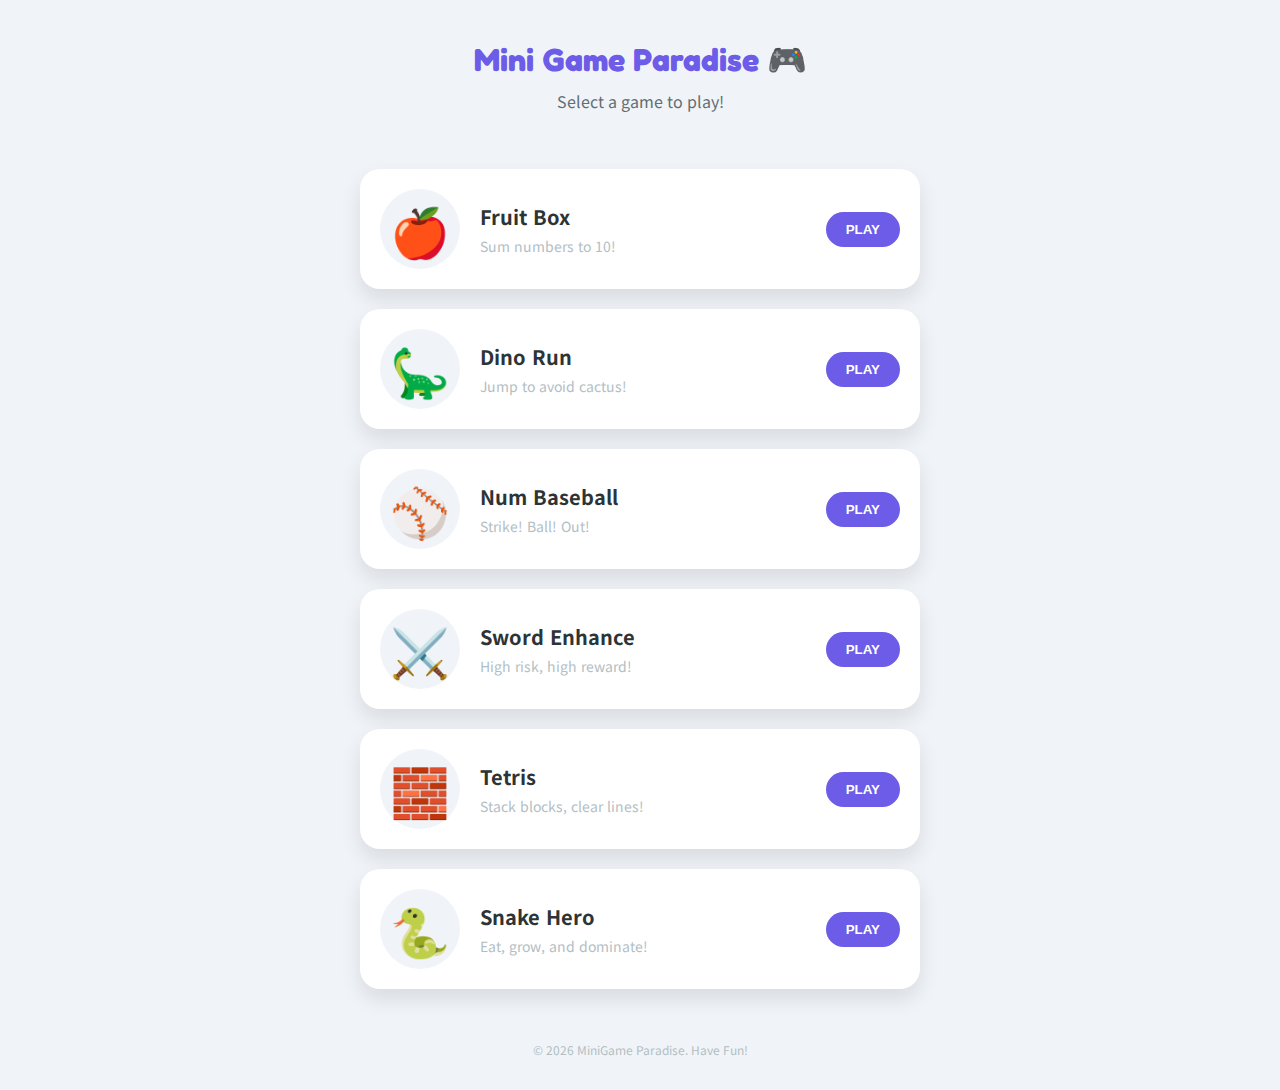
<file: index.html>
<!DOCTYPE html>
<html lang="ko">

<head>
    <meta charset="UTF-8">
    <meta name="viewport" content="width=device-width, initial-scale=1.0">
    <title>Mini Game Paradise</title>
    <link rel="stylesheet" href="style.css">
    <link href="https://fonts.googleapis.com/css2?family=Fredoka+One&family=Noto+Sans+KR:wght@400;700&display=swap"
        rel="stylesheet">
</head>

<body>
    <div id="app-container">
        <header>
            <h1>Mini Game Paradise 🎮</h1>
            <p>Select a game to play!</p>
        </header>

        <main id="game-list">
            <!-- Game 1: Fruit Box -->
            <div class="game-card" onclick="location.href='fruit_box/index.html'">
                <div class="card-icon">🍎</div>
                <div class="card-info">
                    <h2>Fruit Box</h2>
                    <p>Sum numbers to 10!</p>
                </div>
                <button class="play-btn">PLAY</button>
            </div>

            <!-- Game 2: Dino Run -->
            <div class="game-card" onclick="location.href='dino_run/index.html'">
                <div class="card-icon">🦕</div>
                <div class="card-info">
                    <h2>Dino Run</h2>
                    <p>Jump to avoid cactus!</p>
                </div>
                <button class="play-btn">PLAY</button>
            </div>

            <!-- Game 3: Number Baseball -->
            <div class="game-card" onclick="location.href='number_baseball/index.html'">
                <div class="card-icon">⚾️</div>
                <div class="card-info">
                    <h2>Num Baseball</h2>
                    <p>Strike! Ball! Out!</p>
                </div>
                <button class="play-btn">PLAY</button>
            </div>

            <!-- Game 4: Sword Enhancement -->
            <div class="game-card" onclick="location.href='sword_enhancement/index.html'">
                <div class="card-icon">⚔️</div>
                <div class="card-info">
                    <h2>Sword Enhance</h2>
                    <p>High risk, high reward!</p>
                </div>
                <button class="play-btn">PLAY</button>
            </div>
            <!-- Game 5: Tetris -->
            <div class="game-card" onclick="location.href='tetris/index.html'">
                <div class="card-icon">🧱</div>
                <div class="card-info">
                    <h2>Tetris</h2>
                    <p>Stack blocks, clear lines!</p>
                </div>
                <button class="play-btn">PLAY</button>
            </div>
            <!-- Game 6: Snake Hero -->
            <div class="game-card" onclick="location.href='snake_hero/index.html'">
                <div class="card-icon">🐍</div>
                <div class="card-info">
                    <h2>Snake Hero</h2>
                    <p>Eat, grow, and dominate!</p>
                </div>
                <button class="play-btn">PLAY</button>
            </div>
        </main>

        <footer>
            <p>© 2026 MiniGame Paradise. Have Fun!</p>
        </footer>
    </div>
</body>

</html>
</file>
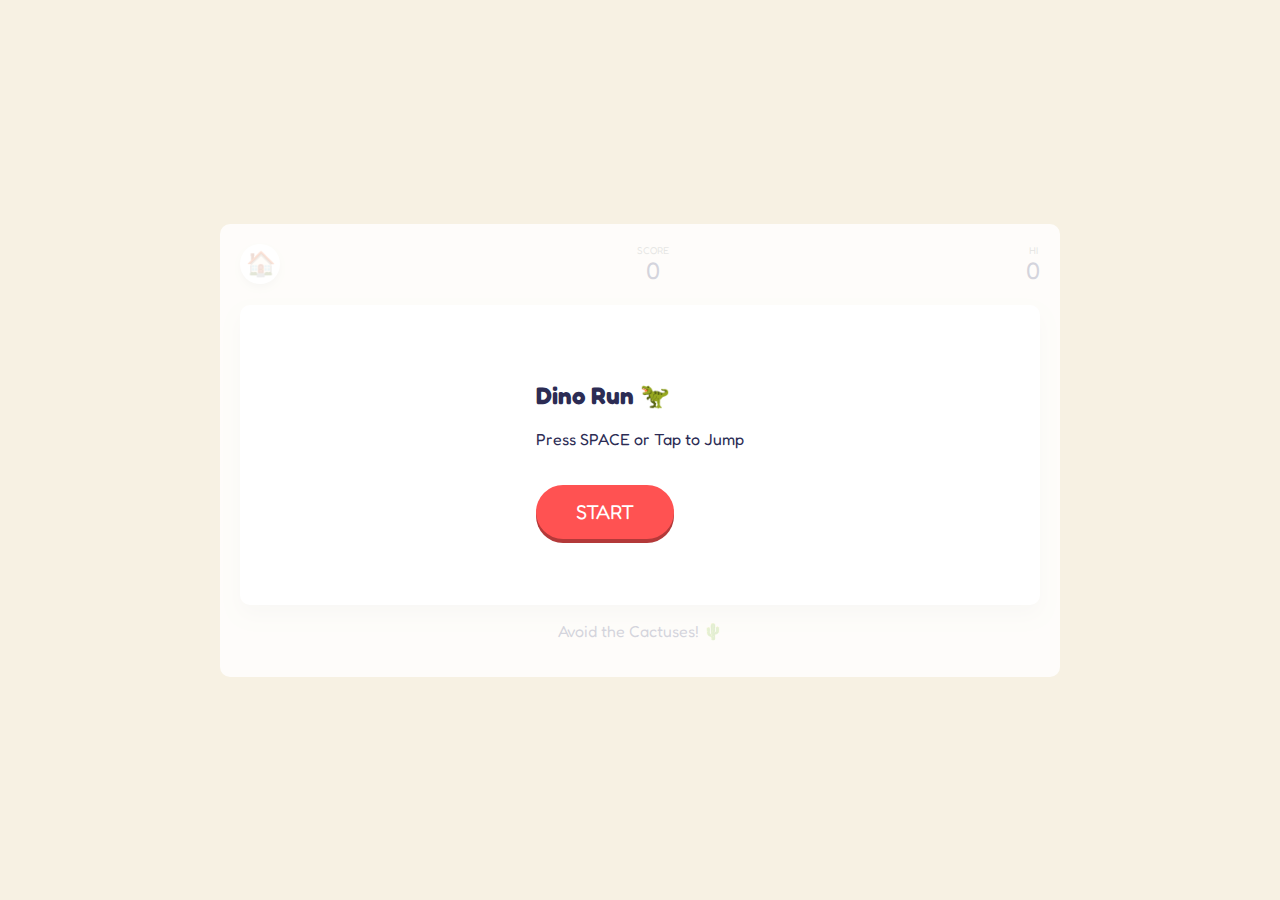
<file: dino_run/index.html>
<!DOCTYPE html>
<html lang="ko">

<head>
    <meta charset="UTF-8">
    <meta name="viewport" content="width=device-width, initial-scale=1.0">
    <title>Dino Run 🦖</title>
    <link rel="stylesheet" href="style.css">
    <link href="https://fonts.googleapis.com/css2?family=Fredoka+One&family=Noto+Sans+KR:wght@400;700&display=swap"
        rel="stylesheet">
</head>

<body>
    <div id="game-container">
        <header>
            <button id="home-btn" class="icon-btn" onclick="location.href='../index.html'">🏠</button>
            <div class="score-board">
                <span class="label">SCORE</span>
                <span id="score">0</span>
            </div>
            <div class="score-board">
                <span class="label">HI</span>
                <span id="high-score">0</span>
            </div>
        </header>

        <canvas id="game-canvas"></canvas>

        <div id="message-overlay">
            <div class="message-content">
                <h2>Dino Run 🦖</h2>
                <p>Press SPACE or Tap to Jump</p>
                <button id="start-btn">START</button>
            </div>
        </div>

        <footer>
            <p>Avoid the Cactuses! 🌵</p>
        </footer>
    </div>
    <script src="audio.js"></script>
    <script src="game.js"></script>
</body>

</html>
</file>
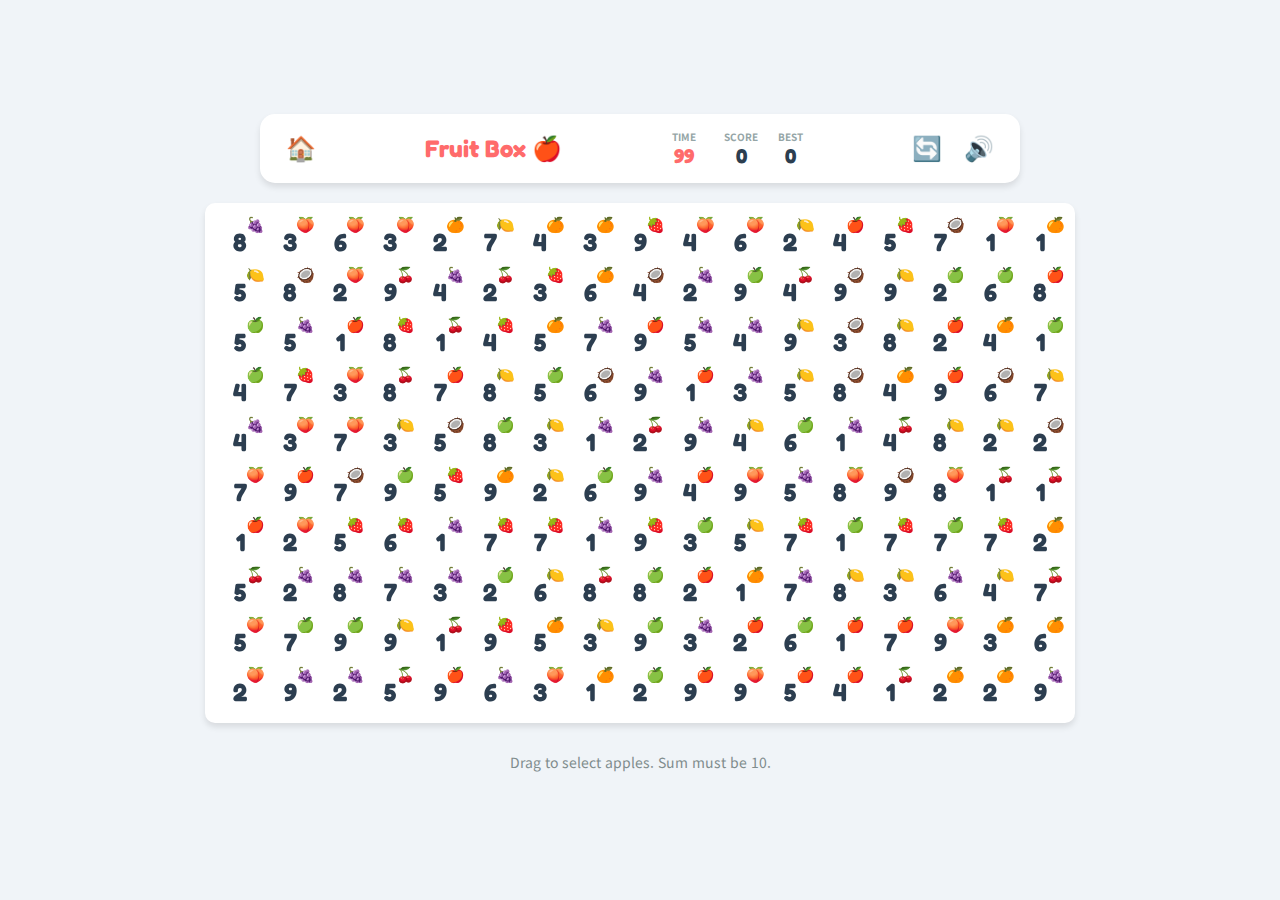
<file: fruit_box/index.html>
<!DOCTYPE html>
<html lang="ko">

<head>
    <meta charset="UTF-8">
    <meta name="viewport" content="width=device-width, initial-scale=1.0">
    <title>Fruit Box - Sum 10</title>
    <link rel="stylesheet" href="style.css">
    <link href="https://fonts.googleapis.com/css2?family=Fredoka+One&family=Noto+Sans+KR:wght@400;700&display=swap"
        rel="stylesheet">
</head>

<body>
    <div id="game-container">
        <header>
            <button id="home-btn" class="icon-btn" onclick="location.href='../index.html'">🏠</button>
            <h1>Fruit Box 🍎</h1>
            <div class="score-board">
                <div class="score-item">
                    <span class="label">TIME</span>
                    <span id="timer">100</span>
                </div>
                <div class="score-item">
                    <span class="label">SCORE</span>
                    <span id="score">0</span>
                </div>
                <div class="score-item">
                    <span class="label">BEST</span>
                    <span id="best-score">0</span>
                </div>
            </div>
            <div class="controls">
                <button id="reset-btn" class="icon-btn">🔄</button>
                <button id="mute-btn" class="icon-btn">🔊</button>
            </div>
        </header>

        <div id="canvas-wrapper">
            <canvas id="game-canvas"></canvas>
            <div id="message-overlay" class="hidden">
                <div class="message-content">
                    <h2 id="message-title">Good Job!</h2>
                    <p id="message-text">Board Cleared</p>
                    <button id="continue-btn">Continue</button>
                </div>
            </div>
        </div>

        <footer>
            <p>Drag to select apples. Sum must be 10.</p>
        </footer>
    </div>

    <script src="audio.js"></script>
    <script src="game.js"></script>
</body>

</html>
</file>
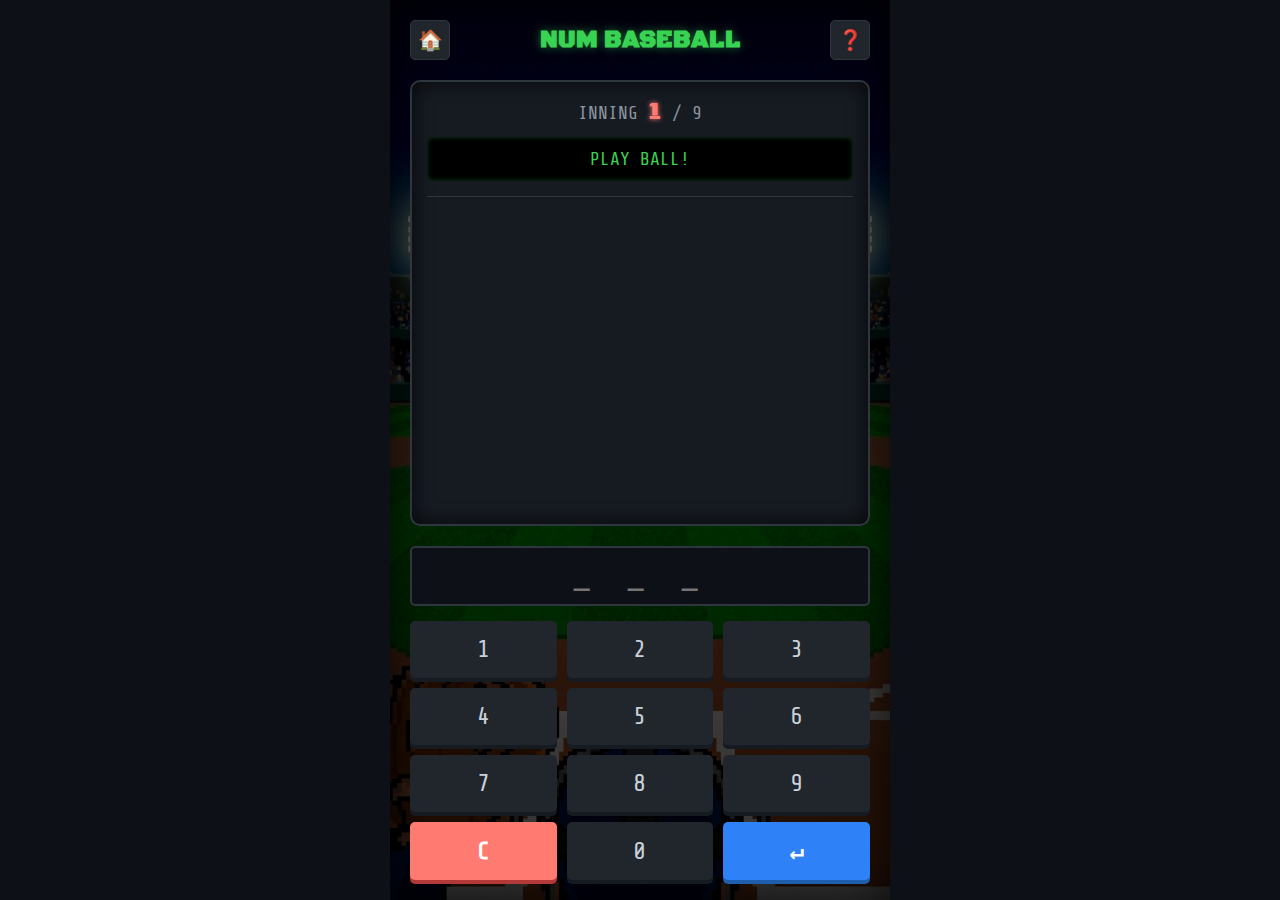
<file: number_baseball/index.html>
<!DOCTYPE html>
<html lang="ko">

<head>
    <meta charset="UTF-8">
    <meta name="viewport" content="width=device-width, initial-scale=1.0">
    <title>Number Baseball ⚾️</title>
    <link rel="stylesheet" href="style.css">
    <link
        href="https://fonts.googleapis.com/css2?family=Black+Ops+One&family=Share+Tech+Mono&family=Noto+Sans+KR:wght@400;700&display=swap"
        rel="stylesheet">
</head>

<body>
    <div id="game-container">
        <header>
            <button id="home-btn" class="icon-btn" onclick="location.href='../index.html'">🏠</button>
            <h1>NUM BASEBALL</h1>
            <button id="help-btn" class="icon-btn">❓</button>
        </header>

        <main id="scoreboard">
            <div id="inning-display">
                <span class="label">INNING</span>
                <span id="current-inning" class="led-text">1</span>
                <span class="label">/ 9</span>
            </div>

            <div id="message-board">
                <p id="game-message">PLAY BALL!</p>
            </div>

            <div id="history-container">
                <!-- Guesses will appear here -->
                <div id="history-list">
                    <!-- Example: Item -->
                </div>
            </div>
        </main>

        <div id="input-area">
            <input type="text" id="guess-input" maxlength="3" readonly placeholder="_ _ _">
            <div id="keypad">
                <button class="key">1</button>
                <button class="key">2</button>
                <button class="key">3</button>
                <button class="key">4</button>
                <button class="key">5</button>
                <button class="key">6</button>
                <button class="key">7</button>
                <button class="key">8</button>
                <button class="key">9</button>
                <button class="key action" id="clear-btn">C</button>
                <button class="key">0</button>
                <button class="key action" id="enter-btn">↵</button>
            </div>
        </div>

        <!-- Overlays -->
        <div id="help-overlay" class="overlay hidden">
            <div class="overlay-content">
                <h2>HOW TO PLAY</h2>
                <ul>
                    <li>Computer picks a random 3-digit number (e.g., 482).</li>
                    <li>You guess a 3-digit number.</li>
                    <li><strong style="color:var(--strike)">Strike</strong>: Correct digit, Correct spot.</li>
                    <li><strong style="color:var(--ball)">Ball</strong>: Correct digit, Wrong spot.</li>
                    <li><strong style="color:var(--out)">Out</strong>: Digit not in answer.</li>
                    <li>Win 3 Strikes within 9 Innings!</li>
                </ul>
                <button id="close-help-btn">CLOSE</button>
            </div>
        </div>

        <div id="end-overlay" class="overlay hidden">
            <div class="overlay-content">
                <h2 id="end-title">WIN!</h2>
                <p id="end-answer">Answer was: 123</p>
                <button id="restart-btn">RESTART</button>
            </div>
        </div>

    </div>
    <script src="audio.js"></script>
    <script src="game.js"></script>
</body>

</html>
</file>
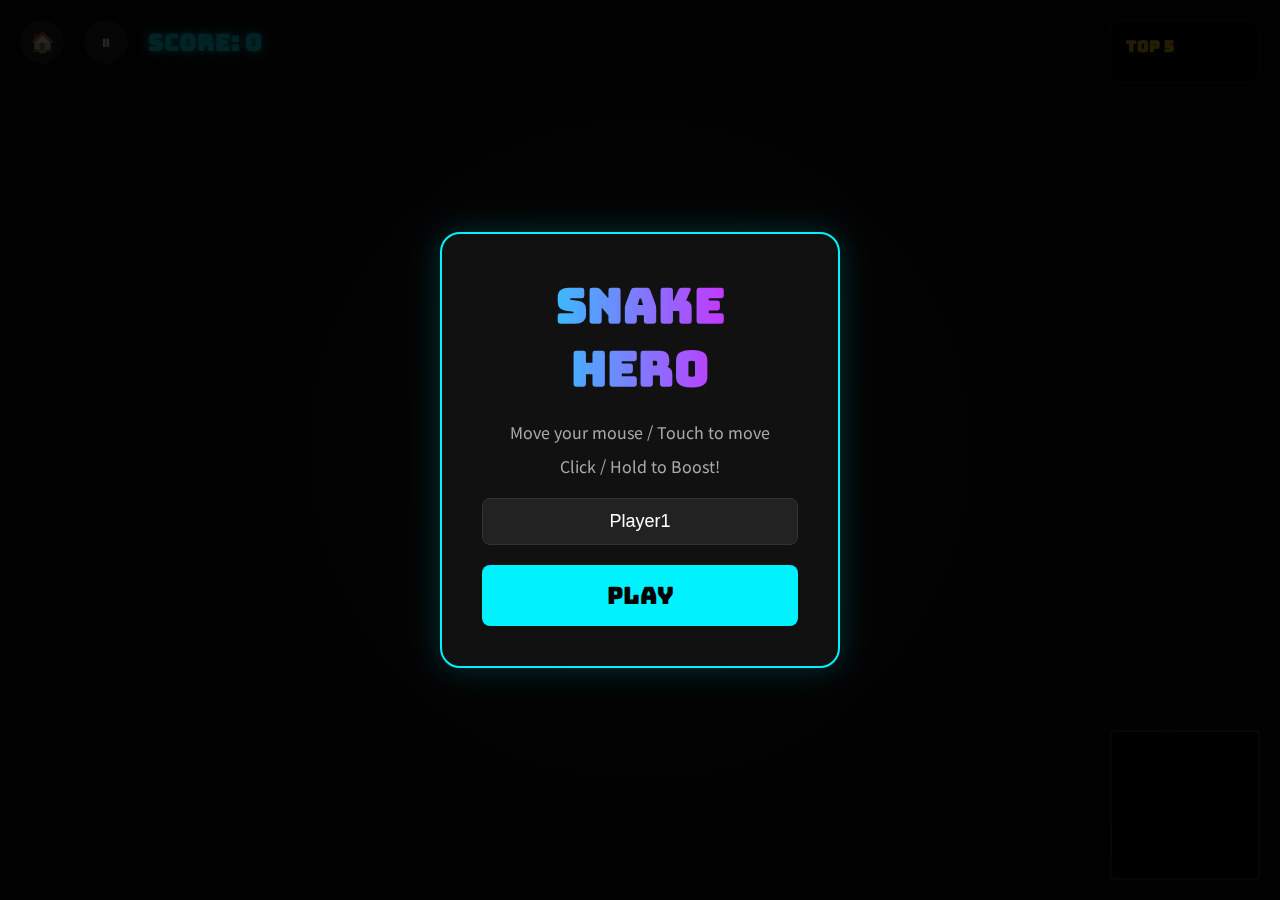
<file: snake_hero/index.html>
<!DOCTYPE html>
<html lang="ko">

<head>
    <meta charset="UTF-8">
    <meta name="viewport" content="width=device-width, initial-scale=1.0, maximum-scale=1.0, user-scalable=no">
    <title>Snake Hero 🐍</title>
    <link rel="stylesheet" href="style.css">
    <link href="https://fonts.googleapis.com/css2?family=Bungee&family=Noto+Sans+KR:wght@400;700&display=swap"
        rel="stylesheet">
</head>

<body>
    <div id="game-container">
        <header>
            <button id="home-btn" class="icon-btn" onclick="location.href='../index.html'">🏠</button>
            <button id="pause-btn" class="icon-btn">⏸</button>
            <div id="score-board">
                SCORE: <span id="score-val">0</span>
            </div>
        </header>

        <canvas id="game-canvas"></canvas>

        <div id="leaderboard">
            <h3>Top 5</h3>
            <ul id="leader-list">
                <!-- Will be populated by JS -->
            </ul>
        </div>

        <div id="minimap-container">
            <canvas id="minimap-canvas"></canvas>
        </div>

        <div id="overlay" class="overlay">
            <div class="overlay-content">
                <h1 id="title">SNAKE HERO</h1>
                <p>Move your mouse / Touch to move</p>
                <p>Click / Hold to Boost!</p>
                <div class="input-group">
                    <input type="text" id="player-name" placeholder="Enter Name" maxlength="10" value="Player1">
                </div>
                <button id="start-btn">PLAY</button>
            </div>
        </div>

        <div id="pause-overlay" class="overlay hidden">
            <div class="overlay-content">
                <h1>PAUSED</h1>
                <button id="resume-btn">RESUME</button>
                <button id="quit-btn" onclick="location.href='../index.html'">QUIT</button>
            </div>
        </div>

        <!-- Virtual Joystick for Mobile -->
        <div id="joystick-container" class="hidden">
            <div id="joystick-base">
                <div id="joystick-knob"></div>
            </div>
        </div>
        <button id="boost-btn" class="hidden">BOOST</button>
    </div>

    <script src="audio.js"></script>
    <script src="game.js"></script>
</body>

</html>
</file>
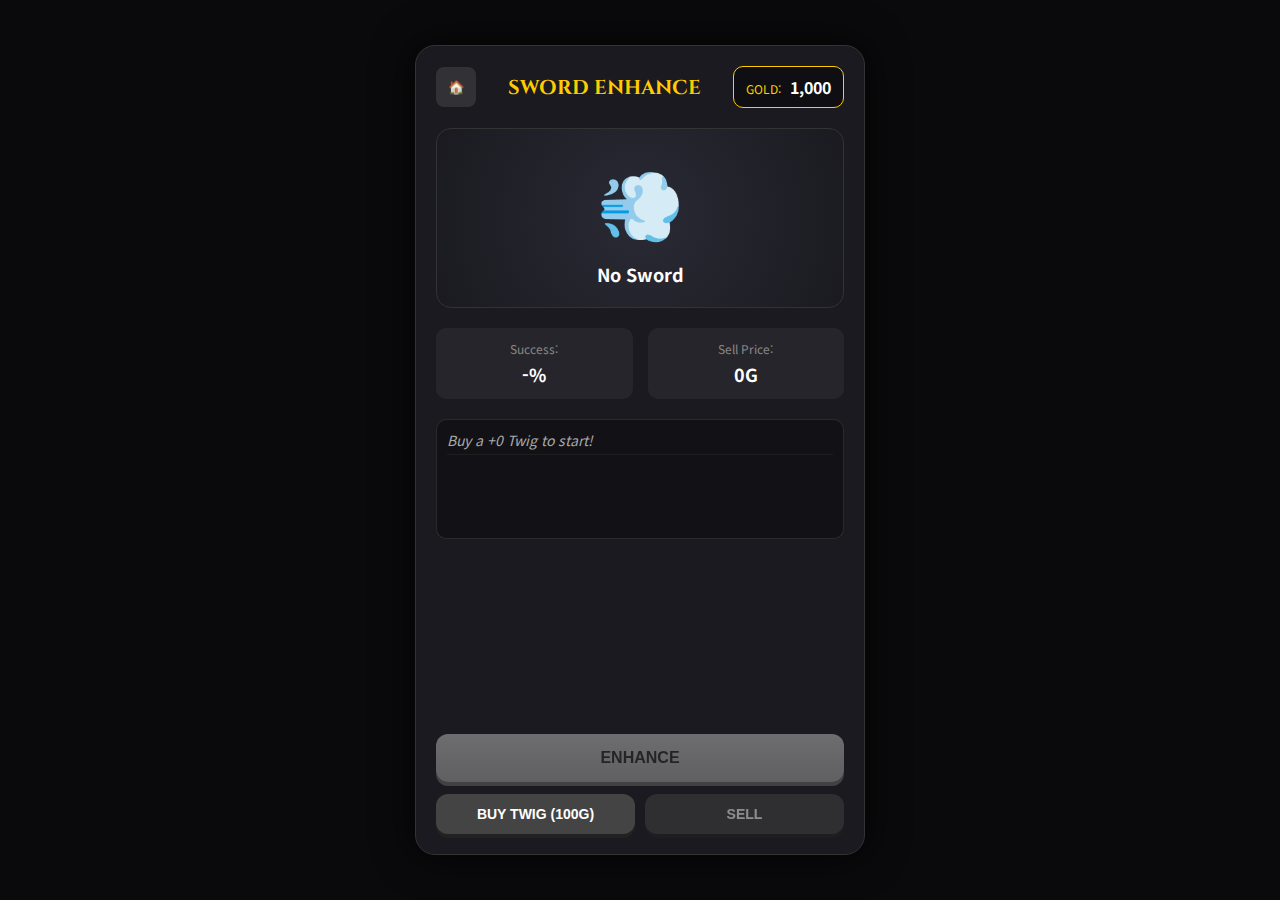
<file: sword_enhancement/index.html>
<!DOCTYPE html>
<html lang="ko">

<head>
    <meta charset="UTF-8">
    <meta name="viewport" content="width=device-width, initial-scale=1.0">
    <title>Sword Enhancement ⚔️</title>
    <link rel="stylesheet" href="style.css">
    <link href="https://fonts.googleapis.com/css2?family=Cinzel:wght@700&family=Noto+Sans+KR:wght@400;700&display=swap"
        rel="stylesheet">
</head>

<body>
    <div id="game-container">
        <header>
            <button id="home-btn" class="icon-btn" onclick="location.href='../index.html'">🏠</button>
            <h1>SWORD ENHANCE</h1>
            <div id="money-display">
                <span class="label">GOLD:</span>
                <span id="gold-amount">1,000</span>
            </div>
        </header>

        <main>
            <div id="sword-display">
                <div id="sword-glow"></div>
                <div id="sword-icon">💨</div>
                <div id="sword-info">
                    <span id="sword-name">No Sword</span>
                    <span id="sword-level"></span>
                </div>
            </div>

            <div id="stats-panel">
                <div class="stat">
                    <span class="label">Success:</span>
                    <span id="success-rate">-%</span>
                </div>
                <div class="stat">
                    <span class="label">Sell Price:</span>
                    <span id="sell-price">0G</span>
                </div>
            </div>

            <div id="log-container">
                <div id="log-list">
                    <p class="system">Buy a +0 Twig to start!</p>
                </div>
            </div>
        </main>

        <div id="action-area">
            <button id="enhance-btn" class="game-btn disabled">ENHANCE <span id="enhance-cost"></span></button>
            <div id="sub-actions">
                <button id="buy-btn" class="game-btn secondary">BUY TWIG (100G)</button>
                <button id="sell-btn" class="game-btn secondary disabled">SELL</button>
            </div>
        </div>
    </div>

    <!-- Modals/Overlays -->
    <div id="overlay" class="overlay hidden">
        <div class="overlay-content">
            <h2 id="overlay-title">GAME OVER</h2>
            <p id="overlay-text">You lost everything.</p>
            <button id="restart-btn" class="game-btn">RESTART</button>
        </div>
    </div>

    <script src="audio.js"></script>
    <script src="game.js"></script>
</body>

</html>
</file>
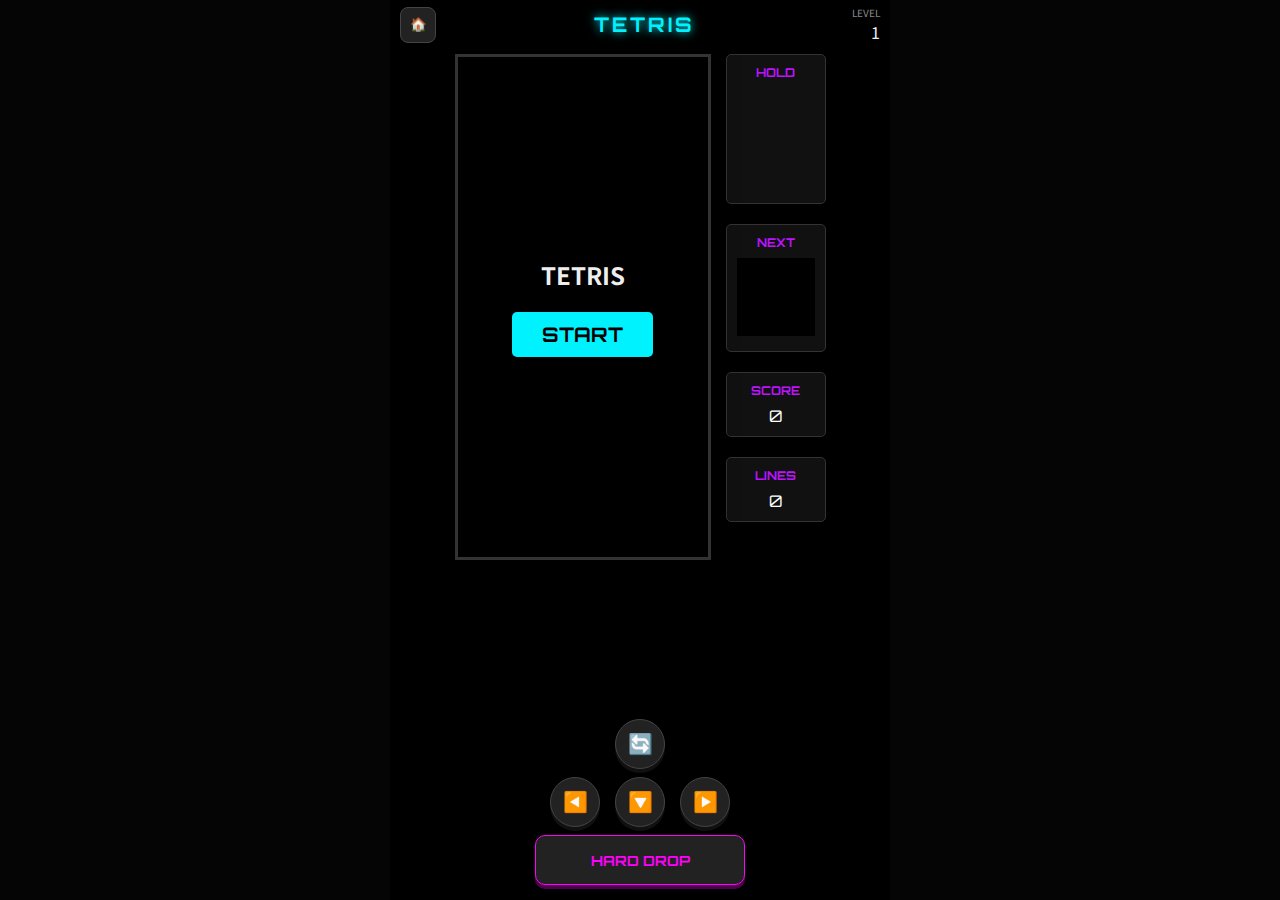
<file: tetris/index.html>
<!DOCTYPE html>
<html lang="ko">

<head>
    <meta charset="UTF-8">
    <meta name="viewport" content="width=device-width, initial-scale=1.0">
    <title>Tetris 🧱</title>
    <link rel="stylesheet" href="style.css">
    <link
        href="https://fonts.googleapis.com/css2?family=Orbitron:wght@400;700&family=Noto+Sans+KR:wght@400;700&display=swap"
        rel="stylesheet">
</head>

<body>
    <div id="game-container">
        <header>
            <button id="home-btn" class="icon-btn" onclick="location.href='../index.html'">🏠</button>
            <h1>TETRIS</h1>
            <div id="status-bar">
                <div class="stat-item">
                    <span class="label">LEVEL</span>
                    <span id="level-val">1</span>
                </div>
            </div>
        </header>

        <main>
            <div id="tetris-board-container">
                <canvas id="tetris-canvas"></canvas>
                <div id="message-overlay" class="overlay">
                    <div class="overlay-content">
                        <h2 id="overlay-title">TETRIS</h2>
                        <button id="start-btn">START</button>
                    </div>
                </div>
            </div>

            <aside id="side-panel">
                <div class="side-block">
                    <h3>HOLD</h3>
                    <canvas id="hold-canvas"></canvas>
                </div>
                <div class="side-block">
                    <h3>NEXT</h3>
                    <canvas id="next-canvas"></canvas>
                </div>
                <div class="side-block">
                    <h3>SCORE</h3>
                    <div id="score-val" class="lcd-text">0</div>
                </div>
                <div class="side-block">
                    <h3>LINES</h3>
                    <div id="lines-val" class="lcd-text">0</div>
                </div>
            </aside>
        </main>

        <div id="controls">
            <div class="control-row">
                <button id="btn-rotate" class="ctrl-btn">🔄</button>
            </div>
            <div class="control-row">
                <button id="btn-left" class="ctrl-btn">◀️</button>
                <button id="btn-down" class="ctrl-btn">🔽</button>
                <button id="btn-right" class="ctrl-btn">▶️</button>
            </div>
            <div class="control-row">
                <button id="btn-drop" class="ctrl-btn hard-drop">HARD DROP</button>
            </div>
        </div>
    </div>

    <script src="audio.js"></script>
    <script src="game.js"></script>
</body>

</html>
</file>
<file: style.css>
:root {
    --bg-color: #F0F4F8;
    --primary-color: #6C5CE7;
    --accent-color: #A29BFE;
    --card-bg: #FFFFFF;
    --text-color: #2D3436;
    --shadow: 0 10px 20px rgba(0, 0, 0, 0.1);
}

* {
    box-sizing: border-box;
}

body {
    margin: 0;
    padding: 0;
    font-family: 'Noto Sans KR', sans-serif;
    background-color: var(--bg-color);
    color: var(--text-color);
    display: flex;
    justify-content: center;
    min-height: 100vh;
}

#app-container {
    width: 100%;
    max-width: 600px;
    padding: 20px;
    display: flex;
    flex-direction: column;
    align-items: center;
}

header {
    text-align: center;
    margin-bottom: 40px;
    margin-top: 20px;
}

h1 {
    font-family: 'Fredoka One', cursive;
    color: var(--primary-color);
    font-size: 32px;
    margin: 0;
}

header p {
    color: #636e72;
    margin-top: 10px;
}

#game-list {
    width: 100%;
    display: flex;
    flex-direction: column;
    gap: 20px;
}

.game-card {
    background: var(--card-bg);
    border-radius: 20px;
    padding: 20px;
    display: flex;
    align-items: center;
    box-shadow: var(--shadow);
    cursor: pointer;
    transition: transform 0.2s, box-shadow 0.2s;
}

.game-card:hover:not(.disabled) {
    transform: translateY(-5px);
    box-shadow: 0 15px 30px rgba(0, 0, 0, 0.15);
}

.game-card:active:not(.disabled) {
    transform: scale(0.98);
}

.disabled {
    opacity: 0.6;
    cursor: default;
    filter: grayscale(1);
}

.card-icon {
    font-size: 48px;
    margin-right: 20px;
    background: var(--bg-color);
    width: 80px;
    height: 80px;
    border-radius: 50%;
    display: flex;
    justify-content: center;
    align-items: center;
}

.card-info {
    flex: 1;
}

.card-info h2 {
    margin: 0;
    font-size: 20px;
    color: var(--text-color);
}

.card-info p {
    margin: 5px 0 0;
    color: #b2bec3;
    font-size: 14px;
}

.play-btn {
    background: var(--primary-color);
    color: white;
    border: none;
    padding: 10px 20px;
    border-radius: 25px;
    font-weight: bold;
    cursor: pointer;
    transition: background 0.3s;
}

.game-card:hover .play-btn {
    background: #5649c0;
}

footer {
    margin-top: auto;
    padding-top: 40px;
    color: #b2bec3;
    font-size: 12px;
}
</file>
<file: dino_run/style.css>
:root {
    --bg-color: #f7f1e3;
    --ground-color: #d2dae2;
    --text-color: #2c2c54;
    --accent-color: #ff5252;
}

body {
    margin: 0;
    padding: 0;
    font-family: 'Fredoka One', cursive;
    background-color: var(--bg-color);
    color: var(--text-color);
    display: flex;
    justify-content: center;
    align-items: center;
    min-height: 100vh;
    overflow: hidden;
}

#game-container {
    position: relative;
    width: 100%;
    max-width: 800px;
    padding: 20px;
    display: flex;
    flex-direction: column;
    align-items: center;
}

header {
    width: 100%;
    display: flex;
    justify-content: space-between;
    align-items: center;
    margin-bottom: 20px;
    padding: 0 10px;
}

.icon-btn {
    background: white;
    border: none;
    font-size: 24px;
    cursor: pointer;
    border-radius: 50%;
    width: 40px;
    height: 40px;
    box-shadow: 0 4px 6px rgba(0, 0, 0, 0.1);
}

.score-board {
    display: flex;
    flex-direction: column;
    align-items: center;
}

.label {
    font-size: 10px;
    color: #84817a;
}

#score,
#high-score {
    font-size: 24px;
}

#game-canvas {
    background: white;
    border-radius: 10px;
    box-shadow: 0 10px 20px rgba(0, 0, 0, 0.1);
    display: block;
}

#message-overlay {
    position: absolute;
    top: 0;
    left: 0;
    width: 100%;
    height: 100%;
    display: flex;
    justify-content: center;
    align-items: center;
    background: rgba(255, 255, 255, 0.8);
    z-index: 10;
    border-radius: 10px;
}

.hidden {
    display: none !important;
}

#start-btn {
    background: var(--accent-color);
    color: white;
    border: none;
    padding: 15px 40px;
    font-size: 20px;
    font-family: 'Fredoka One', cursive;
    border-radius: 30px;
    cursor: pointer;
    margin-top: 20px;
    box-shadow: 0 4px 0 #b33939;
    transition: transform 0.1s;
}

#start-btn:active {
    transform: translateY(4px);
    box-shadow: none;
}
</file>
<file: fruit_box/style.css>
:root {
    --bg-color: #F0F4F8;
    --primary-color: #FF6B6B;
    --secondary-color: #4ECDC4;
    --text-color: #2C3E50;
    --grid-bg: #FFFFFF;
    --shadow: 0 4px 6px rgba(0, 0, 0, 0.1);
}

* {
    box-sizing: border-box;
    user-select: none;
    -webkit-user-select: none;
}

body {
    margin: 0;
    padding: 0;
    font-family: 'Noto Sans KR', sans-serif;
    background-color: var(--bg-color);
    color: var(--text-color);
    display: flex;
    justify-content: center;
    align-items: center;
    min-height: 100vh;
    overflow: hidden;
    /* Prevent scrolling on mobile */
}

#game-container {
    width: 100%;
    max-width: 800px;
    /* Fits 17 cols comfortably */
    padding: 20px;
    display: flex;
    flex-direction: column;
    align-items: center;
}

header {
    width: 100%;
    display: flex;
    justify-content: space-between;
    align-items: center;
    margin-bottom: 20px;
    background: var(--grid-bg);
    padding: 15px 20px;
    border-radius: 15px;
    box-shadow: var(--shadow);
}

h1 {
    font-family: 'Fredoka One', cursive;
    color: var(--primary-color);
    margin: 0;
    font-size: 24px;
}

.score-board {
    display: flex;
    gap: 20px;
}

.score-item {
    display: flex;
    flex-direction: column;
    align-items: center;
}

.label {
    font-size: 10px;
    color: #95a5a6;
    font-weight: bold;
}

#score,
#best-score,
#timer {
    font-size: 20px;
    font-weight: bold;
    font-family: 'Fredoka One', cursive;
}

#timer {
    color: var(--primary-color);
    width: 40px;
    text-align: center;
}

.controls {
    display: flex;
    gap: 10px;
}

.icon-btn {
    background: none;
    border: none;
    font-size: 24px;
    cursor: pointer;
    transition: transform 0.1s;
}

.icon-btn:active {
    transform: scale(0.9);
}

#canvas-wrapper {
    position: relative;
    background: var(--grid-bg);
    border-radius: 10px;
    box-shadow: var(--shadow);
    padding: 10px;
    /* Canvas size will be set by JS */
}

#game-canvas {
    display: block;
    cursor: crosshair;
    touch-action: none;
    /* Important for custom touch handling */
}

footer {
    margin-top: 15px;
    font-size: 14px;
    color: #7f8c8d;
}

/* Overlay & Animations */
.hidden {
    display: none !important;
}

#message-overlay {
    position: absolute;
    top: 0;
    left: 0;
    width: 100%;
    height: 100%;
    background: rgba(255, 255, 255, 0.9);
    display: flex;
    justify-content: center;
    align-items: center;
    border-radius: 10px;
    z-index: 10;
}

.message-content {
    text-align: center;
}

#continue-btn {
    background: var(--secondary-color);
    color: white;
    border: none;
    padding: 10px 20px;
    border-radius: 20px;
    font-size: 16px;
    font-weight: bold;
    cursor: pointer;
    margin-top: 10px;
}

@media (max-width: 600px) {
    #game-container {
        padding: 10px;
    }

    header {
        padding: 10px;
    }

    h1 {
        font-size: 18px;
    }
}
</file>
<file: number_baseball/style.css>
:root {
    --bg-color: #0d1117;
    --board-color: #161b22;
    --led-green: #39d353;
    --led-red: #ff7b72;
    /* Out/Fail */
    --led-yellow: #d29922;
    /* Strike */
    --led-ball: #2f81f7;
    /* Ball */

    --strike: #d29922;
    --ball: #2f81f7;
    --out: #ff7b72;

    --text-color: #e6edf3;
    --shadow: 0 4px 6px rgba(0, 0, 0, 0.5);
}

* {
    box-sizing: border-box;
    user-select: none;
}

body {
    margin: 0;
    padding: 0;
    font-family: 'Share Tech Mono', monospace;
    background-color: var(--bg-color);
    color: var(--text-color);
    display: flex;
    justify-content: center;
    align-items: center;
    min-height: 100vh;
}

#game-container {
    width: 100%;
    max-width: 500px;
    height: 100vh;
    display: flex;
    flex-direction: column;
    padding: 20px;
    background: url('bg.png') no-repeat center center;
    background-size: cover;
    position: relative;
    box-shadow: 0 0 50px rgba(0, 0, 0, 0.8) inset;
}

#game-container::before {
    content: '';
    position: absolute;
    top: 0;
    left: 0;
    right: 0;
    bottom: 0;
    background: rgba(0, 0, 0, 0.6);
    /* Dim the bright stadium lights */
    z-index: 0;
}

header,
main,
#input-area {
    position: relative;
    z-index: 1;
}

header {
    display: flex;
    justify-content: space-between;
    align-items: center;
    margin-bottom: 20px;
}

h1 {
    font-family: 'Black Ops One', cursive;
    font-size: 24px;
    color: var(--led-green);
    text-shadow: 0 0 10px rgba(57, 211, 83, 0.5);
    margin: 0;
}

.icon-btn {
    background: #21262d;
    border: 1px solid #30363d;
    color: var(--text-color);
    font-size: 20px;
    width: 40px;
    height: 40px;
    border-radius: 5px;
    cursor: pointer;
}

#scoreboard {
    flex: 1;
    background: var(--board-color);
    border: 2px solid #30363d;
    border-radius: 10px;
    padding: 15px;
    display: flex;
    flex-direction: column;
    align-items: center;
    box-shadow: inset 0 0 20px rgba(0, 0, 0, 0.8);
    overflow: hidden;
}

#inning-display {
    font-size: 18px;
    margin-bottom: 10px;
    color: #8b949e;
}

.led-text {
    font-size: 24px;
    color: var(--led-red);
    font-family: 'Black Ops One', cursive;
    text-shadow: 0 0 5px var(--led-red);
}

#message-board {
    width: 100%;
    background: #000;
    color: var(--led-green);
    padding: 10px;
    text-align: center;
    font-size: 18px;
    border-radius: 5px;
    margin-bottom: 15px;
    height: 44px;
    display: flex;
    justify-content: center;
    align-items: center;
    box-shadow: inset 0 0 5px rgba(57, 211, 83, 0.3);
}

#history-container {
    width: 100%;
    flex: 1;
    overflow-y: auto;
    border-top: 1px solid #30363d;
}

.history-header {
    display: grid;
    grid-template-columns: 2fr 1fr 1fr 1fr;
    text-align: center;
    padding: 5px 0;
    border-bottom: 1px dashed #30363d;
    color: #8b949e;
    font-size: 12px;
}

.history-item {
    display: grid;
    grid-template-columns: 2fr 1fr 1fr 1fr;
    text-align: center;
    padding: 8px 0;
    font-size: 18px;
    border-bottom: 1px solid #21262d;
}

.history-item:last-child {
    background: rgba(255, 255, 255, 0.05);
}

.s,
.b,
.o {
    display: inline-block;
    width: 15px;
    height: 15px;
    border-radius: 50%;
    background: #333;
    /* Off state */
    margin: 0 auto;
    box-shadow: inset 0 0 2px rgba(0, 0, 0, 0.8);
}

.s.on {
    background: var(--strike);
    box-shadow: 0 0 10px var(--strike);
}

.b.on {
    background: var(--ball);
    box-shadow: 0 0 10px var(--ball);
}

.o.on {
    background: var(--out);
    box-shadow: 0 0 10px var(--out);
}

/* Remove text shadows from class directly, applied via 'on' */

#input-area {
    margin-top: 20px;
    display: flex;
    flex-direction: column;
    align-items: center;
}

#guess-input {
    width: 100%;
    background: #0d1117;
    border: 2px solid #30363d;
    color: var(--led-yellow);
    font-family: 'Share Tech Mono', monospace;
    font-size: 32px;
    text-align: center;
    padding: 10px;
    margin-bottom: 15px;
    border-radius: 5px;
    letter-spacing: 10px;
}

#guess-input:focus {
    outline: none;
    border-color: var(--led-green);
}

#keypad {
    display: grid;
    grid-template-columns: repeat(3, 1fr);
    gap: 10px;
    width: 100%;
}

.key {
    background: #21262d;
    border: none;
    color: #c9d1d9;
    font-family: 'Share Tech Mono', monospace;
    font-size: 24px;
    padding: 15px 0;
    border-radius: 5px;
    cursor: pointer;
    box-shadow: 0 4px 0 #161b22;
}

.key:active {
    transform: translateY(4px);
    box-shadow: none;
}

.key.action {
    background: #30363d;
    color: #fff;
    font-weight: bold;
}

#enter-btn {
    background: var(--led-ball);
    box-shadow: 0 4px 0 #1f5dad;
}

#clear-btn {
    background: var(--led-red);
    box-shadow: 0 4px 0 #b33939;
}

/* Overlays */
.overlay {
    position: fixed;
    top: 0;
    left: 0;
    right: 0;
    bottom: 0;
    background: rgba(0, 0, 0, 0.85);
    display: flex;
    justify-content: center;
    align-items: center;
    z-index: 100;
}

.hidden {
    display: none;
}

.overlay-content {
    background: #161b22;
    border: 1px solid #30363d;
    padding: 30px;
    border-radius: 10px;
    text-align: center;
    max-width: 300px;
}

.overlay-content h2 {
    color: var(--led-green);
    margin-top: 0;
}

.overlay-content ul {
    text-align: left;
    padding-left: 20px;
    line-height: 1.5;
    font-size: 14px;
}

.overlay-content button {
    background: var(--led-green);
    border: none;
    padding: 10px 20px;
    color: #000;
    font-weight: bold;
    cursor: pointer;
    margin-top: 20px;
    width: 100%;
    font-family: 'Share Tech Mono', monospace;
    font-size: 18px;
}
</file>
<file: snake_hero/style.css>
:root {
    --neon-green: #39d353;
    --neon-blue: #00f2ff;
    --neon-pink: #ff00ff;
    --neon-yellow: #f1c40f;
    --bg-dark: #0a0a0c;
}

* {
    box-sizing: border-box;
    margin: 0;
    padding: 0;
}

body {
    font-family: 'Noto Sans KR', sans-serif;
    background-color: var(--bg-dark);
    color: #fff;
    overflow: hidden;
    touch-action: none;
    user-select: none;
}

#game-container {
    position: relative;
    width: 100vw;
    height: 100vh;
}

header {
    position: absolute;
    top: 20px;
    left: 20px;
    z-index: 5;
    display: flex;
    align-items: center;
    gap: 20px;
}

.icon-btn {
    background: rgba(255, 255, 255, 0.1);
    border: none;
    color: #fff;
    width: 44px;
    height: 44px;
    border-radius: 50%;
    font-size: 20px;
    cursor: pointer;
    backdrop-filter: blur(5px);
}

#score-board {
    font-family: 'Bungee', cursive;
    font-size: 24px;
    color: var(--neon-blue);
    text-shadow: 0 0 10px var(--neon-blue);
}

#game-canvas {
    display: block;
    background: radial-gradient(circle, #1a1a20 0%, #0a0a0c 100%);
    cursor: crosshair;
}

#leaderboard {
    position: absolute;
    top: 20px;
    right: 20px;
    background: rgba(0, 0, 0, 0.6);
    padding: 15px;
    border-radius: 10px;
    border: 1px solid rgba(255, 255, 255, 0.1);
    min-width: 150px;
    pointer-events: none;
    backdrop-filter: blur(5px);
}

#leaderboard h3 {
    font-family: 'Bungee', cursive;
    color: var(--neon-yellow);
    font-size: 16px;
    margin-bottom: 10px;
}

#leader-list {
    list-style: none;
    font-size: 14px;
}

#leader-list li {
    display: flex;
    justify-content: space-between;
    margin-bottom: 5px;
}

#minimap-container {
    position: absolute;
    bottom: 20px;
    right: 20px;
    width: 150px;
    height: 150px;
    background: rgba(0, 0, 0, 0.82);
    border: 2px solid #333;
    border-radius: 4px;
}

#minimap-canvas {
    width: 100%;
    height: 100%;
}

/* Overlay */
.overlay {
    position: absolute;
    top: 0;
    left: 0;
    width: 100%;
    height: 100%;
    background: rgba(0, 0, 0, 0.85);
    display: flex;
    justify-content: center;
    align-items: center;
    z-index: 100;
}

.overlay-content {
    text-align: center;
    max-width: 400px;
    padding: 40px;
    background: #111;
    border-radius: 20px;
    border: 2px solid var(--neon-blue);
    box-shadow: 0 0 30px rgba(0, 242, 255, 0.2);
}

#title {
    font-family: 'Bungee', cursive;
    font-size: 48px;
    margin-bottom: 20px;
    background: linear-gradient(to right, var(--neon-blue), var(--neon-pink));
    -webkit-background-clip: text;
    background-clip: text;
    -webkit-text-fill-color: transparent;
}

.overlay p {
    margin-bottom: 10px;
    color: #aaa;
}

.input-group {
    margin: 20px 0;
}

#player-name {
    width: 100%;
    padding: 12px;
    border-radius: 8px;
    border: 1px solid #333;
    background: #222;
    color: #fff;
    text-align: center;
    font-size: 18px;
    outline: none;
}

#player-name:focus {
    border-color: var(--neon-blue);
}

#start-btn {
    width: 100%;
    padding: 15px;
    border: none;
    border-radius: 8px;
    background: var(--neon-blue);
    color: #000;
    font-family: 'Bungee', cursive;
    font-size: 24px;
    cursor: pointer;
    transition: transform 0.2s, box-shadow 0.2s;
}

#start-btn:hover {
    transform: scale(1.05);
    box-shadow: 0 0 20px var(--neon-blue);
}

/* Pause Menu Buttons */
#resume-btn, #quit-btn {
    width: 100%;
    padding: 15px;
    border: none;
    border-radius: 8px;
    font-family: 'Bungee', cursive;
    font-size: 24px;
    cursor: pointer;
    transition: transform 0.2s, box-shadow 0.2s;
    margin-bottom: 15px;
}

#resume-btn {
    background: var(--neon-green);
    color: #000;
}

#resume-btn:hover {
    transform: scale(1.05);
    box-shadow: 0 0 20px var(--neon-green);
}

#quit-btn {
    background: #e74c3c;
    color: #fff;
}

#quit-btn:hover {
    transform: scale(1.05);
    box-shadow: 0 0 20px #e74c3c;
}

/* Virtual Controls for Mobile */
#joystick-container {
    position: absolute;
    bottom: 40px;
    left: 40px;
    width: 120px;
    height: 120px;
    background: rgba(255, 255, 255, 0.1);
    border-radius: 50%;
    display: flex;
    justify-content: center;
    align-items: center;
    z-index: 10;
}

#joystick-base {
    width: 80px;
    height: 80px;
    background: rgba(255, 255, 255, 0.2);
    border-radius: 50%;
    position: relative;
}

#joystick-knob {
    width: 40px;
    height: 40px;
    background: var(--neon-blue);
    border-radius: 50%;
    position: absolute;
    top: 20px;
    left: 20px;
}

#boost-btn {
    position: absolute;
    bottom: 40px;
    right: 40px;
    width: 80px;
    height: 80px;
    background: var(--neon-pink);
    border: none;
    border-radius: 50%;
    color: #fff;
    font-weight: bold;
    font-size: 16px;
    box-shadow: 0 0 15px var(--neon-pink);
    z-index: 100;
}

.hidden {
    display: none !important;
}

@media (max-width: 600px) {
    #score-board {
        font-size: 18px;
    }

    #title {
        font-size: 32px;
    }

    #leaderboard {
        display: none;
    }

    #minimap-container {
        width: 100px;
        height: 100px;
        bottom: 10px;
        right: 10px;
    }

    #joystick-container,
    #boost-btn {
        display: flex;
    }
}
</file>
<file: sword_enhancement/style.css>
:root {
    --primary: #ffd700;
    --bg-dark: #0a0a0c;
    --card-bg: #1a1a20;
    --success: #39d353;
    --fail: #ff4d4d;
    --gold: #ffcc00;
}

* {
    box-sizing: border-box;
    margin: 0;
    padding: 0;
}

body {
    font-family: 'Noto Sans KR', sans-serif;
    background-color: var(--bg-dark);
    color: #fff;
    display: flex;
    justify-content: center;
    align-items: center;
    min-height: 100vh;
    overflow: hidden;
}

#game-container {
    width: 100%;
    max-width: 450px;
    height: 90vh;
    background: var(--card-bg);
    border-radius: 20px;
    display: flex;
    flex-direction: column;
    padding: 20px;
    box-shadow: 0 0 40px rgba(0, 0, 0, 0.8);
    position: relative;
    border: 1px solid #333;
}

header {
    display: flex;
    justify-content: space-between;
    align-items: center;
    margin-bottom: 20px;
}

h1 {
    font-family: 'Cinzel', serif;
    font-size: 20px;
    color: var(--gold);
}

#money-display {
    background: rgba(0, 0, 0, 0.4);
    padding: 8px 12px;
    border-radius: 10px;
    border: 1px solid var(--gold);
}

#money-display .label {
    font-size: 12px;
    color: var(--gold);
    margin-right: 5px;
}

#gold-amount {
    font-weight: bold;
    color: #fff;
}

main {
    flex: 1;
    display: flex;
    flex-direction: column;
    gap: 20px;
}

#sword-display {
    height: 180px;
    background: radial-gradient(circle, #2a2a35 0%, #1a1a20 100%);
    border-radius: 15px;
    display: flex;
    flex-direction: column;
    justify-content: center;
    align-items: center;
    position: relative;
    border: 1px solid #333;
}

#sword-icon {
    font-size: 70px;
    margin-bottom: 10px;
    transition: transform 0.2s, filter 0.3s;
    filter: drop-shadow(0 0 0px transparent);
}

#sword-info {
    text-align: center;
}

#sword-name {
    display: block;
    font-size: 18px;
    font-weight: bold;
}

#sword-level {
    font-size: 24px;
    color: var(--gold);
    font-family: 'Cinzel', serif;
}

#sword-glow {
    position: absolute;
    width: 100px;
    height: 100px;
    border-radius: 50%;
    filter: blur(40px);
    opacity: 0;
    transition: opacity 0.5s, background 0.5s;
}

#stats-panel {
    display: grid;
    grid-template-columns: 1fr 1fr;
    gap: 15px;
}

.stat {
    background: rgba(255, 255, 255, 0.05);
    padding: 12px;
    border-radius: 10px;
    text-align: center;
}

.stat .label {
    display: block;
    font-size: 12px;
    color: #888;
    margin-bottom: 4px;
}

#success-rate,
#sell-price {
    font-size: 18px;
    font-weight: bold;
}

#log-container {
    height: 120px;
    /* Fixed height to prevent shifting */
    background: rgba(0, 0, 0, 0.3);
    border-radius: 10px;
    padding: 10px;
    overflow-y: auto;
    font-size: 14px;
    border: 1px solid rgba(255, 255, 255, 0.1);
}

#log-list {
    display: flex;
    flex-direction: column;
}

#log-list p {
    margin-bottom: 6px;
    padding-bottom: 4px;
    border-bottom: 1px solid rgba(255, 255, 255, 0.05);
}

.success {
    color: var(--success);
}

.fail {
    color: var(--fail);
}

.system {
    color: #aaa;
    font-style: italic;
}

#action-area {
    margin-top: 20px;
    display: flex;
    flex-direction: column;
    gap: 12px;
}

.game-btn {
    padding: 15px;
    border: none;
    border-radius: 12px;
    font-weight: bold;
    font-size: 16px;
    cursor: pointer;
    transition: all 0.2s;
    text-transform: uppercase;
}

#enhance-btn {
    background: linear-gradient(to bottom, #f1c40f, #f39c12);
    color: #4b2c00;
    box-shadow: 0 4px 0 #d35400;
}

#enhance-btn:active:not(.disabled) {
    transform: translateY(2px);
    box-shadow: 0 2px 0 #d35400;
}

#sub-actions {
    display: grid;
    grid-template-columns: 1fr 1fr;
    gap: 10px;
}

.secondary {
    background: #444;
    color: #fff;
    padding: 12px;
    font-size: 14px;
    box-shadow: 0 4px 0 #222;
}

.secondary:active:not(.disabled) {
    transform: translateY(2px);
    box-shadow: 0 2px 0 #222;
}

.disabled {
    opacity: 0.5;
    cursor: not-allowed;
    filter: grayscale(1);
}

/* Items Panel */
#items-panel {
    display: flex;
    justify-content: center;
    gap: 15px;
    margin-bottom: 10px;
}

.item-slot {
    background: rgba(0, 0, 0, 0.5);
    padding: 8px 15px;
    border-radius: 20px;
    border: 1px solid #555;
    display: flex;
    align-items: center;
    gap: 8px;
    font-weight: bold;
}

/* Action Area Updates */
.enhance-controls {
    display: flex;
    gap: 10px;
}

#enhance-btn {
    flex: 2;
    background: linear-gradient(to bottom, #f1c40f, #f39c12);
    color: #4b2c00;
    box-shadow: 0 4px 0 #d35400;
}

#auto-btn {
    flex: 1;
    background: linear-gradient(to bottom, #3498db, #2980b9);
    color: #fff;
    box-shadow: 0 4px 0 #1a5276;
}

#auto-btn.active {
    background: linear-gradient(to bottom, #e74c3c, #c0392b);
    box-shadow: 0 4px 0 #922b21;
    animation: pulse 1s infinite;
}

#shop-area {
    display: flex;
    gap: 10px;
}

.shop-btn {
    flex: 1;
    background: #555;
    color: #fff;
    font-size: 13px;
    padding: 10px;
    box-shadow: 0 4px 0 #333;
}

.shop-btn:active:not(.disabled) {
    transform: translateY(2px);
    box-shadow: 0 2px 0 #333;
}

@keyframes pulse {
    0% {
        transform: scale(1);
    }

    50% {
        transform: scale(1.05);
    }

    100% {
        transform: scale(1);
    }
}

.icon-btn {
    background: rgba(255, 255, 255, 0.1);
    border: none;
    color: #fff;
    width: 40px;
    height: 40px;
    border-radius: 8px;
    cursor: pointer;
}

/* Animations */
@keyframes shake {
    0% {
        transform: translate(1px, 1px) rotate(0deg);
    }

    10% {
        transform: translate(-1px, -2px) rotate(-1deg);
    }

    20% {
        transform: translate(-3px, 0px) rotate(1deg);
    }

    30% {
        transform: translate(3px, 2px) rotate(0deg);
    }

    40% {
        transform: translate(1px, -1px) rotate(1deg);
    }

    50% {
        transform: translate(-1px, 2px) rotate(-1deg);
    }

    60% {
        transform: translate(-3px, 1px) rotate(0deg);
    }

    70% {
        transform: translate(3px, 1px) rotate(-1deg);
    }

    80% {
        transform: translate(-1px, -1px) rotate(1deg);
    }

    90% {
        transform: translate(1px, 2px) rotate(0deg);
    }

    100% {
        transform: translate(1px, -2px) rotate(-1deg);
    }
}

.shaking {
    animation: shake 0.5s;
}

/* Modal */
.overlay {
    position: absolute;
    top: 0;
    left: 0;
    width: 100%;
    height: 100%;
    background: rgba(0, 0, 0, 0.9);
    display: flex;
    justify-content: center;
    align-items: center;
    z-index: 100;
    border-radius: 20px;
}

.overlay-content {
    text-align: center;
    padding: 20px;
}

.hidden {
    display: none;
}
</file>
<file: tetris/style.css>
:root {
    --bg-dark: #050505;
    --board-bg: #111;
    --border-color: #333;
    --neon-blue: #00f2ff;
    --neon-purple: #bc13fe;
    --neon-pink: #ff00ff;
    --text-color: #eee;
}

* {
    box-sizing: border-box;
    margin: 0;
    padding: 0;
}

body {
    font-family: 'Noto Sans KR', sans-serif;
    background-color: var(--bg-dark);
    color: var(--text-color);
    display: flex;
    justify-content: center;
    align-items: center;
    min-height: 100vh;
    overflow: hidden;
    user-select: none;
}

#game-container {
    width: 100%;
    max-width: 500px;
    height: 100vh;
    height: 100dvh;
    display: flex;
    flex-direction: column;
    background: #000;
    padding: 5px;
}

header {
    display: flex;
    justify-content: space-between;
    align-items: center;
    margin-bottom: 10px;
    padding: 0 5px;
}

h1 {
    font-family: 'Orbitron', sans-serif;
    font-size: 20px;
    letter-spacing: 3px;
    color: var(--neon-blue);
    text-shadow: 0 0 10px var(--neon-blue);
}

.icon-btn {
    background: #222;
    border: 1px solid #444;
    color: #fff;
    width: 36px;
    height: 36px;
    border-radius: 8px;
    cursor: pointer;
}

#status-bar {
    display: flex;
    gap: 15px;
}

.stat-item {
    text-align: right;
}

.stat-item .label {
    display: block;
    font-size: 10px;
    color: #888;
}

main {
    display: flex;
    flex: 1;
    gap: 15px;
    justify-content: center;
    overflow: hidden;
}

#tetris-board-container {
    position: relative;
    background: var(--board-bg);
    border: 3px solid var(--border-color);
    box-shadow: 0 0 20px rgba(0, 0, 0, 0.5);
    height: fit-content;
}

#tetris-canvas {
    display: block;
    background: #000;
}

#side-panel {
    display: flex;
    flex-direction: column;
    gap: 20px;
    width: 100px;
}

.side-block {
    background: #111;
    border: 1px solid #333;
    padding: 10px;
    border-radius: 5px;
    text-align: center;
}

.side-block h3 {
    font-size: 12px;
    color: var(--neon-purple);
    margin-bottom: 8px;
    font-family: 'Orbitron', sans-serif;
}

#next-canvas {
    background: #000;
    width: 100%;
    height: auto;
}

.lcd-text {
    font-family: 'Orbitron', sans-serif;
    font-size: 16px;
    color: #fff;
}

#controls {
    margin-top: 5px;
    display: flex;
    flex-direction: column;
    gap: 8px;
    align-items: center;
    padding-bottom: 10px;
}

.control-row {
    display: flex;
    gap: 15px;
}

.ctrl-btn {
    width: 50px;
    height: 50px;
    background: #222;
    border: 1px solid #444;
    border-radius: 50%;
    color: #fff;
    font-size: 20px;
    cursor: pointer;
    display: flex;
    justify-content: center;
    align-items: center;
    box-shadow: 0 4px 0 #111;
}

.ctrl-btn:active {
    transform: translateY(2px);
    box-shadow: 0 2px 0 #111;
}

.hard-drop {
    width: 210px;
    border-radius: 10px;
    font-family: 'Orbitron', sans-serif;
    font-size: 14px;
    font-weight: bold;
    color: var(--neon-pink);
    border-color: var(--neon-pink);
    box-shadow: 0 4px 0 rgba(255, 0, 255, 0.3);
}

/* Overlays */
.overlay {
    position: absolute;
    top: 0;
    left: 0;
    width: 100%;
    height: 100%;
    background: rgba(0, 0, 0, 0.85);
    display: flex;
    justify-content: center;
    align-items: center;
    z-index: 10;
}

.overlay-content {
    text-align: center;
}

#start-btn {
    margin-top: 20px;
    padding: 10px 30px;
    background: var(--neon-blue);
    border: none;
    font-family: 'Orbitron', sans-serif;
    font-weight: bold;
    font-size: 20px;
    cursor: pointer;
    border-radius: 5px;
}

.hidden {
    display: none;
}
</file>
